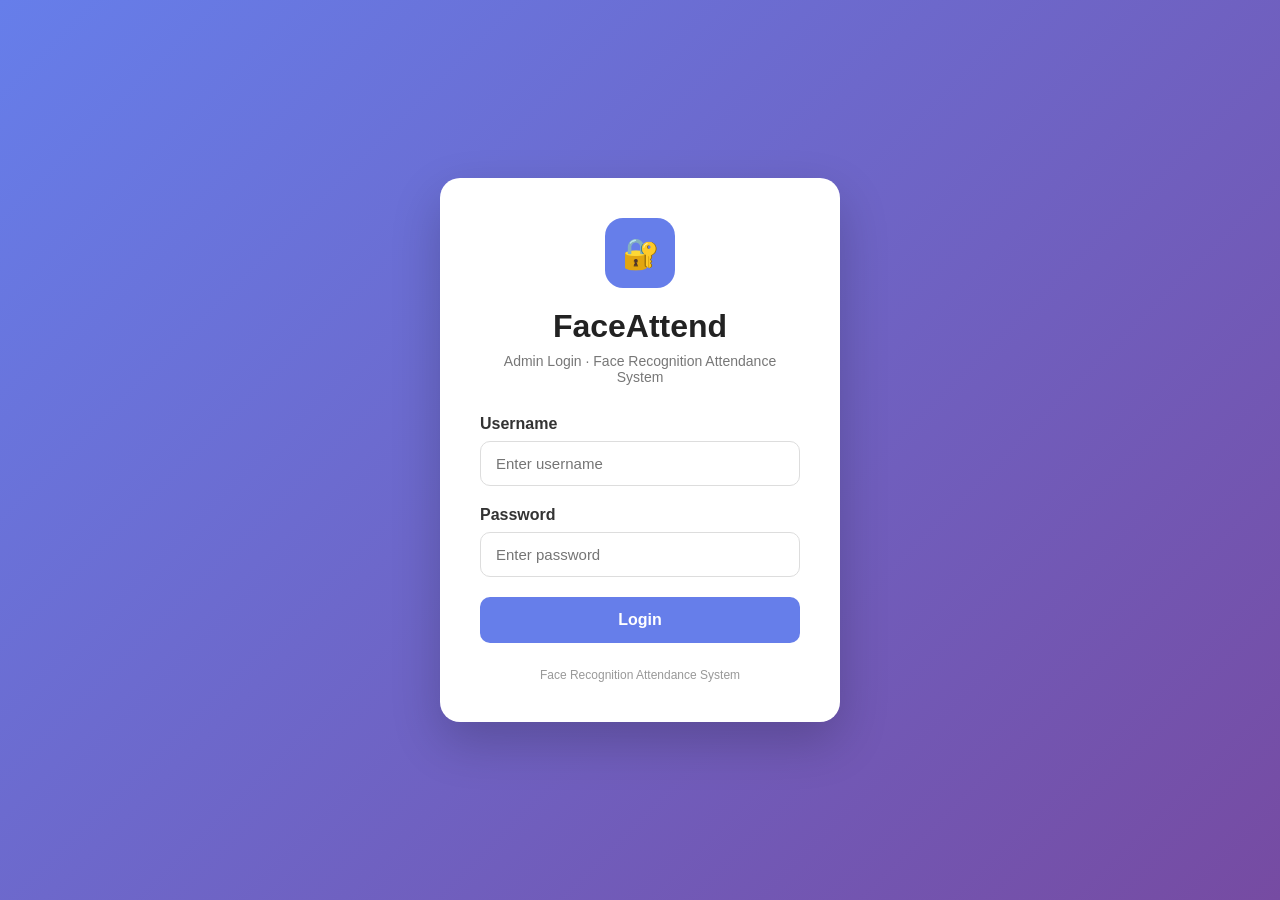
<file: templates/login.html>
<!DOCTYPE html>
<html lang="en">
<head>
    <meta charset="UTF-8">
    <meta name="viewport" content="width=device-width, initial-scale=1.0">
    <title>Admin Login | FaceAttend</title>

    <style>
        * {
            margin: 0;
            padding: 0;
            box-sizing: border-box;
            font-family: Arial, Helvetica, sans-serif;
        }

        body {
            min-height: 100vh;
            display: flex;
            align-items: center;
            justify-content: center;
            background: linear-gradient(135deg, #667eea, #764ba2);
        }

        .login-container {
            width: 400px;
            max-width: 90%;
            background: white;
            padding: 40px;
            border-radius: 20px;
            box-shadow: 0 20px 50px rgba(0, 0, 0, 0.2);
        }

        .logo {
            width: 70px;
            height: 70px;
            margin: 0 auto 20px;
            border-radius: 18px;
            display: flex;
            align-items: center;
            justify-content: center;
            background: #667eea;
            color: white;
            font-size: 30px;
        }

        h1 {
            text-align: center;
            color: #222;
            margin-bottom: 8px;
        }

        .subtitle {
            text-align: center;
            color: #777;
            margin-bottom: 30px;
            font-size: 14px;
        }

        .form-group {
            margin-bottom: 20px;
        }

        label {
            display: block;
            margin-bottom: 8px;
            font-weight: 600;
            color: #333;
        }

        input {
            width: 100%;
            padding: 13px 15px;
            border: 1px solid #ddd;
            border-radius: 10px;
            font-size: 15px;
            outline: none;
        }

        input:focus {
            border-color: #667eea;
            box-shadow: 0 0 0 3px rgba(102, 126, 234, 0.12);
        }

        button {
            width: 100%;
            padding: 14px;
            border: none;
            border-radius: 10px;
            background: #667eea;
            color: white;
            font-size: 16px;
            font-weight: bold;
            cursor: pointer;
            transition: 0.2s;
        }

        button:hover {
            background: #5568d9;
            transform: translateY(-1px);
        }

        button:disabled {
            opacity: 0.7;
            cursor: not-allowed;
        }

        #message {
            text-align: center;
            margin-top: 18px;
            font-size: 14px;
        }

        .footer {
            text-align: center;
            margin-top: 25px;
            color: #999;
            font-size: 12px;
        }
    </style>
</head>

<body>

    <div class="login-container">

        <div class="logo">🔐</div>

        <h1>FaceAttend</h1>

        <p class="subtitle">
            Admin Login · Face Recognition Attendance System
        </p>

        <form id="loginForm">

            <div class="form-group">
                <label for="username">Username</label>
                <input
                    type="text"
                    id="username"
                    name="username"
                    placeholder="Enter username"
                    required
                    autocomplete="username"
                >
            </div>

            <div class="form-group">
                <label for="password">Password</label>
                <input
                    type="password"
                    id="password"
                    name="password"
                    placeholder="Enter password"
                    required
                    autocomplete="current-password"
                >
            </div>

            <button type="submit" id="loginButton">
                Login
            </button>

        </form>

        <p id="message"></p>

        <div class="footer">
            Face Recognition Attendance System
        </div>

    </div>

    <script>
        const loginForm = document.getElementById("loginForm");
        const loginButton = document.getElementById("loginButton");
        const message = document.getElementById("message");

        loginForm.addEventListener("submit", async function(event) {
            event.preventDefault();

            loginButton.disabled = true;
            loginButton.textContent = "Logging in...";
            message.textContent = "";

            try {
                const formData = new FormData(loginForm);

                const response = await fetch("/api/login", {
                    method: "POST",
                    body: formData
                });

                const data = await response.json();

                if (data.success) {
                    message.textContent = "Login successful. Redirecting...";
                    message.style.color = "green";

                    setTimeout(() => {
                        window.location.href = "/";
                    }, 500);
                } else {
                    message.textContent = data.message || "Invalid username or password";
                    message.style.color = "red";

                    loginButton.disabled = false;
                    loginButton.textContent = "Login";
                }

            } catch (error) {
                console.error(error);

                message.textContent = "Something went wrong. Please try again.";
                message.style.color = "red";

                loginButton.disabled = false;
                loginButton.textContent = "Login";
            }
        });
    </script>

</body>
</html>
</file>
